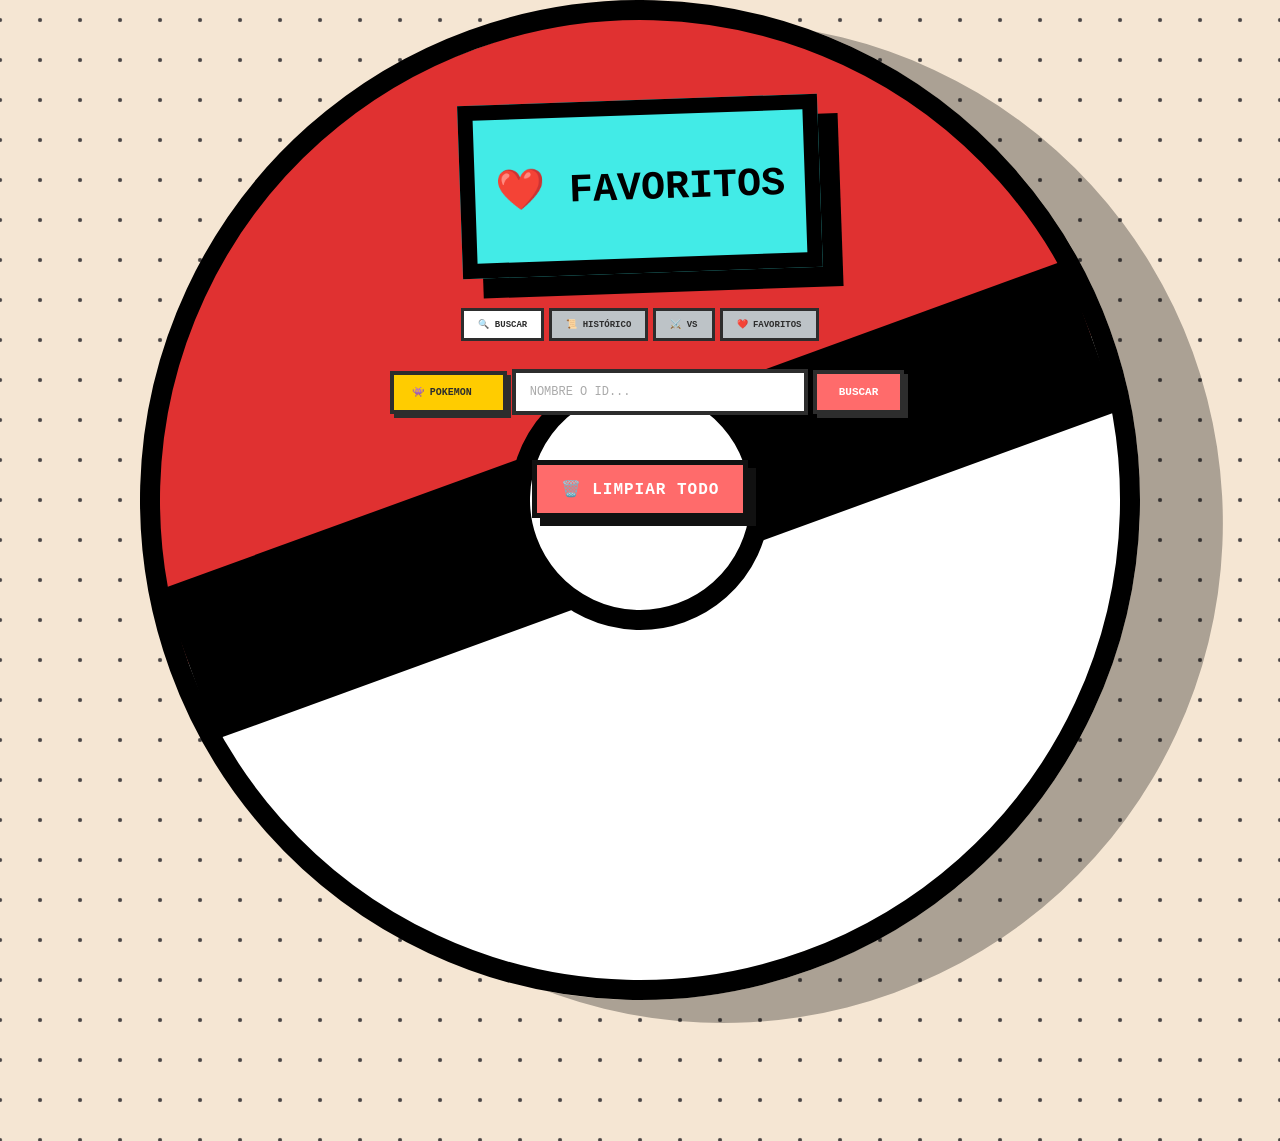
<file: favoritos.html>
<!DOCTYPE html>
<html lang="en">
<head>
    <meta charset="UTF-8">
    <meta name="viewport" content="width=device-width, initial-scale=1.0">
    <title>Pokemón</title>
    <link rel="icon" type="image/svg+xml" href="assets/favicon.svg">
    <link rel="stylesheet" href="shared.css">
</head>
<body>
    <div class="pokeball"></div>
    <div class="title-container">
        <h1 class="title">❤️ FAVORITOS</h1>
    </div>
  <div class="controls">
   <nav class="nav-buttons">
    <a class="linkp" href="index.html">
        <button class="nav-btn buscar-nav" >🔍 BUSCAR</button>
        </a>
        <a class="linkp" href="historico.html">
    <button class="nav-btn historico" >📜 HISTÓRICO</button>
    </a>
    <a class="linkp" href="vs.html">
    <button class="nav-btn vs">⚔️ VS</button>
    </a>
    
    <button class="nav-btn favoritos">❤️ FAVORITOS</button>
    
  </nav>
  <div class="search-row">
    <select class="search-type">
      <option value="">👾 POKÉMON</option>
      <option value="Habilidad">⚡ HABILIDAD</option>
    </select>

    <input class="search-input" type="text" placeholder="NOMBRE O ID...">

    <button class="search-button">BUSCAR</button>
  </div>
  
</div>
<div class="pokedex-card" id="resultCard" hidden>
  <!-- top badges -->
  <div class="pokedex-top">
    <span class="badge badge-black">POKEMON_DATA</span>
    <span class="badge badge-cyan">🌐 DESDE API</span>
  </div>

  <!-- sprite frame -->
  <div class="sprite-frame">
    <img id="pokeImg" alt="pokemon sprite" />
  </div>

  <!-- title -->
  <div class="poke-title">
    <span id="pokeNumber">#1</span>
    <span id="pokeName">BULBASAUR</span>
  </div>

  <hr class="pokedex-divider" />

  <!-- types -->
  <div class="section">
    <div class="types-row" id="pokeTypes">
      <!-- <span class="type-chip">GRASS</span> -->
    </div>
  </div>

  <!-- abilities -->
  <div class="section">
    <div class="section-label">HABILIDADES</div>
    <div class="abilities-row" id="pokeAbilities">
      <!-- <span class="ability-chip ability-green">Overgrow</span> -->
    </div>
  </div>

  <!-- stats -->
  <div class="section stats">
    <div class="stat-row">
      <div class="stat-name">HP:</div>
      <div class="bar"><div class="fill" id="bar-hp"></div></div>
    </div>
    <div class="stat-row">
      <div class="stat-name">ATTACK:</div>
      <div class="bar"><div class="fill" id="bar-attack"></div></div>
    </div>
    <div class="stat-row">
      <div class="stat-name">DEFENSE:</div>
      <div class="bar"><div class="fill" id="bar-defense"></div></div>
    </div>
    <div class="stat-row">
      <div class="stat-name">SPECIAL-ATTACK:</div>
      <div class="bar"><div class="fill" id="bar-spa"></div></div>
    </div>
    <div class="stat-row">
      <div class="stat-name">SPECIAL-DEFENSE:</div>
      <div class="bar"><div class="fill" id="bar-spd"></div></div>
    </div>
    <div class="stat-row">
      <div class="stat-name">SPEED:</div>
      <div class="bar"><div class="fill" id="bar-speed"></div></div>
    </div>
  </div>
<div class="section">
  <div class="section-label">EVOLUCIONES</div>
  <div class="evo-chain" id="evoChain"></div>
</div>

  <!-- fav button -->
  <button class="fav-btn" id="favBtn" type="button">❤️</button>
</div>

<div class="result-error" id="resultError" hidden></div>

<!-- Vista de Favoritos -->
<div class="favorites-container" id="favoritesContainer" hidden>
  <div class="favorites-list" id="favoritesList">
    <!-- Las tarjetas de favoritos se generarán aquí dinámicamente -->
  </div>
  <button class="clear-all-btn" id="clearAllBtn">
    🗑️ LIMPIAR TODO
  </button>
</div>

    <script src="script.js"></script>
</body>
</html>
</file>
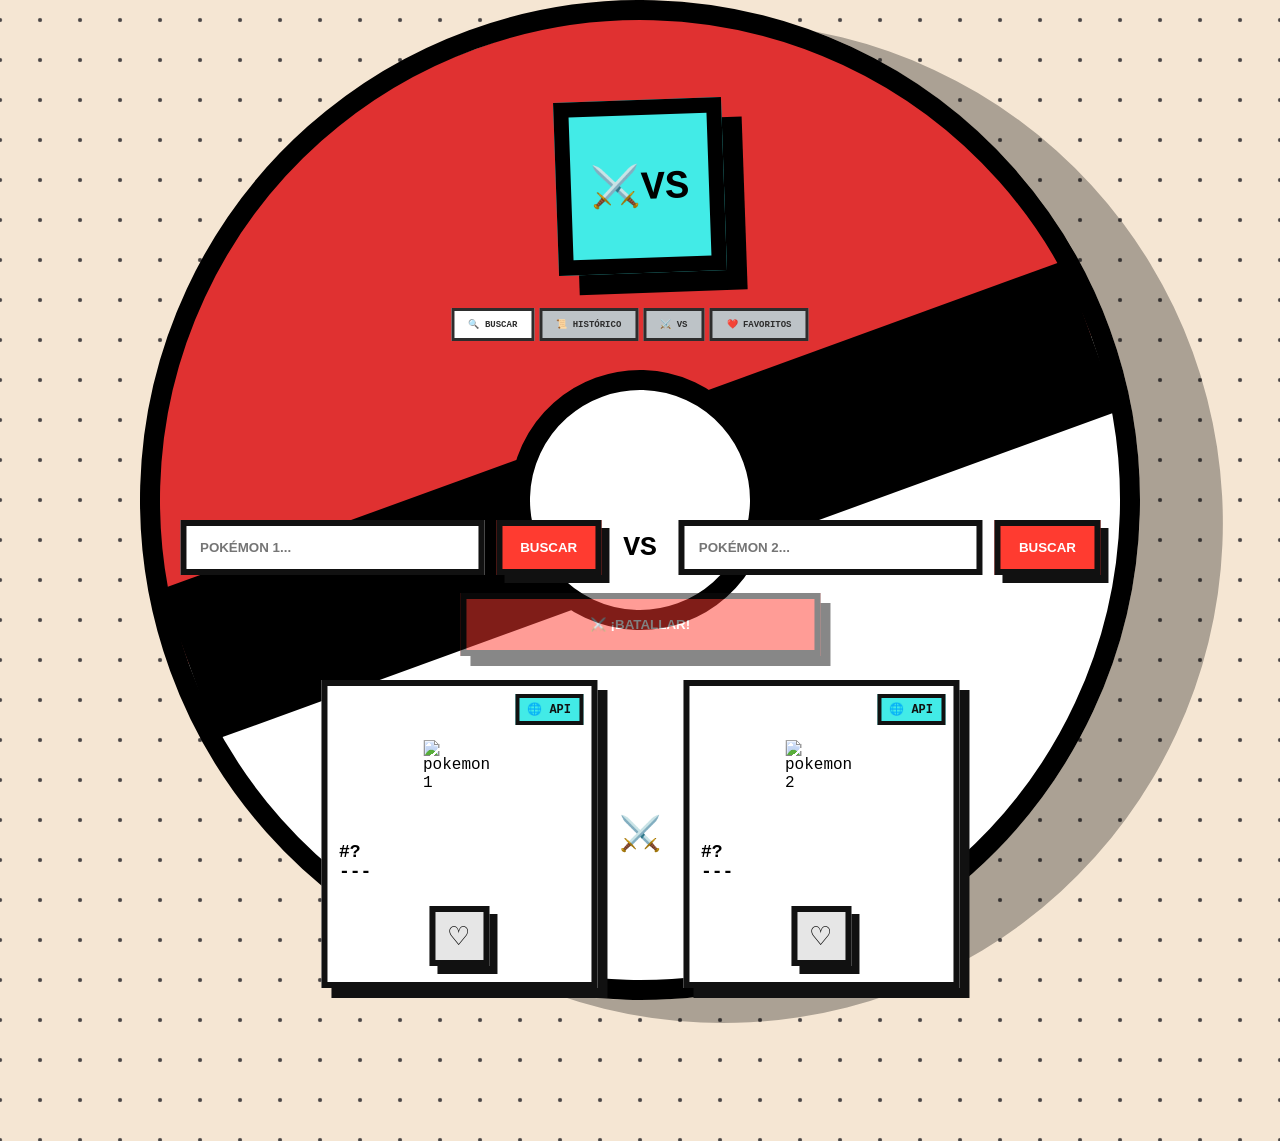
<file: vs.html>
<!DOCTYPE html>
<html lang="en">
<head>
    <meta charset="UTF-8">
    <meta name="viewport" content="width=device-width, initial-scale=1.0">
     <link rel="icon" type="image/svg+xml" href="assets/favicon.svg">
    <link rel="stylesheet" href="shared.css">
    <title>Pokémon</title>
</head>
<body>
    <div class="pokeball"></div>
    <div class="title-container">
        <h1 class="title">⚔️VS</h1>
    </div>
  <div class="controls">
  <nav class="nav-buttons">
    <a class="linkp" href="index.html">
        <button class="nav-btn buscar-nav" >🔍 BUSCAR</button>
        </a>
        <a class="linkp" href="historico.html">
    <button class="nav-btn historico" >📜 HISTÓRICO</button>
    </a>
    <a class="linkp" href="vs.html">
    <button class="nav-btn vs">⚔️ VS</button>
    </a>
    <a class="linkp" href="favoritos.html">
    <button class="nav-btn favoritos">❤️ FAVORITOS</button>
    </a>
  </nav>

    <div>
       <div class="vs-ui">

  <div class="vs-row">
    <input id="vsInput1" class="vs-input" placeholder="POKÉMON 1..." />
    <button id="vsBtn1" class="vs-small-btn" type="button">BUSCAR</button>

    <div class="vs-mid">VS</div>

    <input id="vsInput2" class="vs-input" placeholder="POKÉMON 2..." />
    <button id="vsBtn2" class="vs-small-btn" type="button">BUSCAR</button>
  </div>

  <button id="battleBtn" class="vs-battle-btn" type="button" disabled>⚔️ ¡BATALLAR!</button>

  <div class="vs-cards">
    <!-- Card 1 -->
    <div class="mini-card" id="miniCard1">
      <div class="mini-badge" id="badge1">🌐 API</div>

      <div class="mini-sprite">
        <img id="img1" alt="pokemon 1" />
      </div>

      <div class="mini-title">
        <div class="mini-id" id="id1">#?</div>
        <div class="mini-name" id="name1">---</div>
      </div>

      <div class="mini-types" id="types1"></div>

      <button class="mini-fav" id="fav1">♡</button>
    </div>

    <div class="vs-swords">⚔️</div>

    <!-- Card 2 -->
    <div class="mini-card" id="miniCard2">
      <div class="mini-badge" id="badge2">🌐 API</div>

      <div class="mini-sprite">
        <img id="img2" alt="pokemon 2" />
      </div>

      <div class="mini-title">
        <div class="mini-id" id="id2">#?</div>
        <div class="mini-name" id="name2">---</div>
      </div>

      <div class="mini-types" id="types2"></div>

      <button class="mini-fav" id="fav2">♡</button>
    </div>
  </div>

  <div class="vs-result" id="vsResult"></div>
</div>

<script src="vs.js"></script>
 
    </div>
</body>
</html>
</file>
<file: shared.css>
body {
    font-family: 'Courier new', monospace;
    width: 100%;
    min-height: 100vh;
    margin: 0;
    padding: 0;
    display: flex;
    justify-content: center;
    align-items: center;
    position: relative;

        /* Background */
    background-color: #f5e6d3; 
    background-image: url(./assets/patterns/grey-dot.png); /*imagen patron de fondo*/
    background-size: 40px 40px; 
    background-position: center; 
    background-repeat: repeat; 
}

.pokeball {
    width: 1000px;
    height: 1000px;
    min-width: 100px;
    min-height: 100px;
    border-radius: 50%;
    position: relative;
    background: linear-gradient(to bottom,#e03131 50%,white 50%);
    border: 20px solid black; 
    box-shadow: 70px 50px 0 rgba(0, 0, 0, 0.3);
    transform: rotate(-20deg);
    transform-origin: center center;
    z-index: 1;
    aspect-ratio: 1 / 1;
    flex-shrink: 0;
    box-sizing: border-box;
}


.pokeball::before {
    content: "";
    position: absolute;
    top: 50%;
    left: 0%;
    transform: translateY(-50%);
    width: 100%;
    height: 160px;
    background: black;
}


.pokeball::after {
    content: "";
    position: absolute;
    top: 50%;
    left: 50%;
    transform: translate(-50%, -50%);
    width: 220px;
    height: 220px;
    background: white;
    border-radius: 50%;
    border: 20px solid black;
}


/* Title Style */
.title-container {
    font-size: 20px;
    text-transform: uppercase;
    background-color: #42EBE7;
    padding: 20px 20px;
    border-radius: 0px;
    border: 15px solid #000;
    box-shadow: 20px 20px 0 rgba(0, 0, 0);
    position: absolute;
    top: 10%;
    left: 50%;
    z-index: 10;
    transform: translateX(-50%) rotate(-2deg);
}

.title {
    
}

.controls {
    position: absolute;
    top: 30%;
    left: 50%;
    transform: translateX(-50%);
    z-index: 10;
    display: flex;
    justify-content: center;
    align-items: center;
    gap: 20px;
    flex-wrap: wrap;
}

/* ===== NAV TABS (igual al #1) ===== */
.nav-buttons{
  display: flex;
  gap: 5px;
  padding: 8px;
}

/* Botón tab */
.nav-btn{
  background: #bdc3c7;
  border: 3px solid #2d2d2d;
  padding: 8px 14px;
  font-size: 9px;
  font-weight: bold;
  cursor: pointer;
  display: flex;
  align-items: center;
  gap: 5px;
  text-transform: uppercase;
  font-family: 'Courier New', monospace;
  color: #2d2d2d;
  transition: all 0.1s;
  box-shadow: none; /* para que sea como #1 (tabs sin sombra fuerte) */
}

.nav-btn:hover{ transform: translate(2px, 2px); }
.nav-btn:active{ transform: translate(3px, 3px); }

.nav-btn.buscar-nav{ background:#fff; } /* si quieres marcar activo */

/* ===== SEARCH ROW (select + input + botón) ===== */
.search-row{
  display: flex;
  gap: 5px;
  margin-left: 14px; /* espacio entre tabs y buscador */
  align-items: center;
}

/* Select como "search-type" del #1 */
.search-type{
  background: #ffcc00;
  border: 4px solid #2d2d2d;
  padding: 12px 18px;
  font-size: 10px;
  font-weight: bold;
  cursor: pointer;
  text-transform: uppercase;
  font-family: 'Courier New', monospace;
  color: #2d2d2d;
  white-space: nowrap;
  box-shadow: 4px 4px 0px #2d2d2d;
  transition: all 0.1s;
  appearance: none;
}

.search-type:hover{
  transform: translate(2px, 2px);
  box-shadow: 2px 2px 0px #2d2d2d;
}
.search-type:active{
  transform: translate(4px, 4px);
  box-shadow: none;
}
 .linkp{
    color: #000000;
text-decoration: none;
}
/* Input como #1 */
.search-input{
  width: 260px;   /* ajusta si quieres */
  padding: 12px 14px;
  border: 4px solid #2d2d2d;
  font-size: 12px;
  font-family: 'Courier New', monospace;
  background: #fff;
  color: #2d2d2d;
  transition: all 0.2s;
}

.search-input::placeholder{ color:#aaa; }

.search-input:focus{
  outline: none;
  background: #fafafa;
  transform: translate(2px, 2px);
}

/* Botón buscar como #1 */
.search-button{
  background: #ff6b6b;
  border: 4px solid #2d2d2d;
  padding: 12px 22px;
  font-size: 11px;
  font-weight: bold;
  color: #fff;
  cursor: pointer;
  text-transform: uppercase;
  font-family: 'Courier New', monospace;
  box-shadow: 4px 4px 0px #2d2d2d;
  transition: all 0.1s;
}

.search-button:hover{
  transform: translate(2px, 2px);
  box-shadow: 2px 2px 0px #2d2d2d;
}
.search-button:active{
  transform: translate(4px, 4px);
  box-shadow: none;
}
.result-container{
  position:absolute;
  top: 235px;
  left:50%;
  transform: translateX(-50%);
  width: 85%;
  max-width: 500px;
  z-index: 8;
}

.result-card{
  display:flex;
  gap: 14px;
  align-items:center;
  background:#fff;
  border: 5px solid #2d2d2d;
  box-shadow: 6px 6px 0px #2d2d2d;
  padding: 14px;
}

.result-left img{
  width: 120px;
  height: 120px;
  image-rendering: pixelated;
}

.result-title{
  display:flex;
  align-items: baseline;
  gap: 10px;
  font-weight: bold;
  text-transform: uppercase;
  color:#2d2d2d;
}

.result-id{
  font-size: 12px;
  background:#ffcc00;
  border: 3px solid #2d2d2d;
  padding: 4px 8px;
}

.result-types{
  display:flex;
  gap: 6px;
  flex-wrap: wrap;
  margin-top: 8px;
}

.type-badge{
  font-size: 10px;
  font-weight: bold;
  text-transform: uppercase;
  border: 3px solid #2d2d2d;
  padding: 4px 8px;
  background:#bdc3c7;
}

.result-meta{
  margin-top: 8px;
  font-size: 12px;
  color:#2d2d2d;
}

.result-error{
  background:#ff6b6b;
  color:#fff;
  border: 5px solid #2d2d2d;
  box-shadow: 6px 6px 0px #2d2d2d;
  padding: 12px 14px;
  font-weight:bold;
  text-transform: uppercase;
}
/* ===== Pokédex Card (como la imagen) ===== */
/* ===== Pokédex Card (como la imagen) ===== */
.pokedex-card{
  margin-top: 280px;
  width: fit-content;
  max-width: 92vw;
  background: #fff;
  border: 6px solid #111;
  box-shadow: 12px 12px 0 #111;
  padding: 18px;
  position: absolute;         /* si la estás mostrando sobre la pokeball */
  top: 235px;                 /* ajusta según tu layout */
  left: 50%;
  transform: translateX(-50%);
  z-index: 9;
  font-family: 'Courier New', monospace;
}

/* top badges */
.pokedex-top{
  display:flex;
  justify-content: space-between;
  align-items:center;
  margin-bottom: 14px;
}
.badge{
  border: 4px solid #111;
  padding: 8px 12px;
  font-weight: 800;
  text-transform: uppercase;
  letter-spacing: 1px;
  box-shadow: 6px 6px 0 #111;
  font-size: 12px;
}
.badge-black{ background:#111; color:#fff; }
.badge-cyan{ background:#42EBE7; color:#111; }

/* sprite frame */
.sprite-frame{
  width: 360px;
  max-width: 80%;
  aspect-ratio: 1 / 1;
  margin: 0 auto 18px auto;
  border: 6px solid #111;
  background:
    repeating-linear-gradient(
      135deg,
      #f2f2f2 0px, #f2f2f2 14px,
      #e9e9e9 14px, #e9e9e9 28px
    );
  display:flex;
  align-items:center;
  justify-content:center;
}
.sprite-frame img{
  width: 55%;
  height: 55%;
  object-fit: contain;
  image-rendering: pixelated;
}

/* title */
.poke-title{
  display:flex;
  gap: 18px;
  align-items: baseline;
  font-weight: 900;
  text-transform: uppercase;
  color:#111;
  font-size: 46px;
  line-height: 1;
  margin: 0 0 12px 0;
}
.poke-title #pokeNumber{
  font-size: 46px;
}
.pokedex-divider{
  border: none;
  height: 4px;
  background: #111;
  margin: 10px 0 16px 0;
}

/* sections */
.section{ margin-bottom: 14px; }
.section-label{
  font-weight: 900;
  text-transform: uppercase;
  margin-bottom: 10px;
  font-size: 18px;
}

/* types row */
.types-row{
  display:flex;
  gap: 12px;
  flex-wrap: wrap;
}
.type-chip{
  background:#111;
  color:#fff;
  border: 4px solid #111;
  padding: 10px 18px;
  font-weight: 900;
  text-transform: uppercase;
  box-shadow: 6px 6px 0 #111;
}

/* abilities */
.abilities-row{
  display:flex;
  gap: 12px;
  flex-wrap: wrap;
}
.ability-chip{
  border: 4px solid #111;
  padding: 10px 18px;
  font-weight: 900;
  box-shadow: 6px 6px 0 #111;
}
.ability-green{ background:#67e26b; }
.ability-yellow{ background:#f4d35e; font-style: italic; }

/* stats bars */
.stats{ margin-top: 6px; }
.stat-row{
  display:grid;
  grid-template-columns: 220px 1fr;
  gap: 14px;
  align-items:center;
  margin: 10px 0;
}
.stat-name{
  font-weight: 900;
  text-transform: uppercase;
  font-size: 16px;
}
.bar{
  height: 20px;
  border: 4px solid #111;
  background:#fff;
  position: relative;
}
.fill{
  height: 100%;
  width: 40%;
  background: #42EBE7;
}

/* fav button */
.fav-btn{
  display:block;
  width: 90px;
  height: 90px;
  margin: 18px auto 0 auto;
  border: 6px solid #111;
  background: #f6b3c2;
  box-shadow: 10px 10px 0 #111;
  font-size: 36px;
  cursor:pointer;
  transition: all 0.1s;
}
.fav-btn:hover{
  transform: translate(2px,2px);
  box-shadow: 8px 8px 0 #111;
}
.fav-btn:active{
  transform: translate(6px,6px);
  box-shadow: 4px 4px 0 #111;
}

/* error (si ya tienes uno, puedes ignorar) */
.result-error{
  width: 560px;
  max-width: 92vw;
  background:#ff6b6b;
  color:#fff;
  border: 6px solid #111;
  box-shadow: 12px 12px 0 #111;
  padding: 14px 16px;
  font-weight: 900;
  text-transform: uppercase;
  position: absolute;
  top: 235px;
  left:50%;
  transform: translateX(-50%);
  z-index: 10;
}

.evo-chain{
  display:flex;
  align-items:center;
  gap: 12px;
}

.evo-card{
  border: 4px solid #111;
  background:#fff;
  box-shadow: 6px 6px 0 #111;
  padding: 10px 12px;
  min-width: 140px;
  cursor:pointer;
  transition: all 0.1s;
  text-align:center;
}

.evo-card:hover{
  transform: translate(2px,2px);
  box-shadow: 4px 4px 0 #111;
}

.evo-sprite{
  width: 72px;
  height: 72px;
  image-rendering: pixelated;
  object-fit: contain;
}

.evo-name{
  font-weight: 900;
  text-transform: uppercase;
  margin-top: 6px;
  color:#111;
}

.evo-cond{
  margin-top: 6px;
  font-size: 11px;
  font-weight: 700;
  border: 3px solid #111;
  background:#f4d35e;
  padding: 6px 8px;
}

.evo-arrow{
  font-weight: 900;
  border: 4px solid #111;
  background:#42EBE7;
  padding: 8px 10px;
  box-shadow: 6px 6px 0 #111;
}
.history-panel{
  width: 720px;
  max-width: 92vw;
  margin: 0 auto;
}

.history-list{
  display:flex;
  flex-direction: column;
  gap: 18px;
}

.history-item{
  display:grid;
  grid-template-columns: 110px 1fr 160px;
  align-items:center;
  gap: 14px;

  background:#fff;
  border: 6px solid #111;
  box-shadow: 10px 10px 0 #111;
  padding: 16px;
}

.history-sprite{
  width: 80px;
  height: 80px;
  border: 4px solid #111;
  background: #f4f4f4;
  display:flex;
  align-items:center;
  justify-content:center;
}

.history-sprite img{
  width: 60px;
  height: 60px;
  image-rendering: pixelated;
  object-fit: contain;
}

.history-main{
  display:flex;
  flex-direction: column;
  gap: 10px;
}

.history-title{
  font-weight: 900;
  text-transform: uppercase;
  font-size: 22px;
  color:#111;
  display:flex;
  gap: 10px;
  align-items: baseline;
}

.history-types{
  display:flex;
  gap: 8px;
  flex-wrap: wrap;
}

.type-pill{
  background:#111;
  color:#fff;
  border: 4px solid #111;
  padding: 6px 10px;
  font-weight: 900;
  text-transform: uppercase;
  font-size: 12px;
}

.history-actions{
  display:flex;
  justify-content: flex-end;
  gap: 12px;
}

.action-btn{
  width: 64px;
  height: 64px;
  border: 6px solid #111;
  box-shadow: 8px 8px 0 #111;
  cursor:pointer;
  font-size: 28px;
  transition: all .1s;
}

.action-btn:hover{
  transform: translate(2px,2px);
  box-shadow: 6px 6px 0 #111;
}

.action-btn:active{
  transform: translate(6px,6px);
  box-shadow: 2px 2px 0 #111;
}

.btn-fav{
  background:#f6b3c2; /* no favorito */
}

.btn-fav.is-fav{
  background:#ff6b6b; /* favorito */
  color:#fff;
}

.btn-del{
  background:#ff3b30;
  color:#fff;
}

.clear-all{
  margin: 22px auto 0 auto;
  display:block;
  width: 320px;
  max-width: 90%;
  padding: 16px 18px;
  border: 6px solid #111;
  box-shadow: 10px 10px 0 #111;
  background:#ff3b30;
  color:#fff;
  font-weight: 900;
  text-transform: uppercase;
  cursor:pointer;
  transition: all .1s;
}

.clear-all:hover{
  transform: translate(2px,2px);
  box-shadow: 8px 8px 0 #111;
}
.clear-all:active{
  transform: translate(6px,6px);
  box-shadow: 4px 4px 0 #111;
}
.vs-ui{
  position: absolute;
  top: 220px;         /* ajusta según tu header */
  left: 50%;
  transform: translateX(-50%);
  width: 920px;
  max-width: 95vw;
  z-index: 10;
  font-family: 'Courier New', monospace;
}

.vs-row{
  display:flex;
  justify-content:center;
  align-items:center;
  gap: 12px;
}

.vs-input{
  width: 320px;
  padding: 14px 14px;
  border: 6px solid #111;
  font-weight: 900;
  text-transform: uppercase;
  outline: none;
}

.vs-small-btn{
  padding: 14px 18px;
  border: 6px solid #111;
  background: #ff3b30;
  color: #fff;
  font-weight: 900;
  cursor: pointer;
  box-shadow: 8px 8px 0 #111;
  transition: all .1s;
  text-transform: uppercase;
}

.vs-small-btn:hover{
  transform: translate(2px,2px);
  box-shadow: 6px 6px 0 #111;
}
.vs-small-btn:active{
  transform: translate(6px,6px);
  box-shadow: 2px 2px 0 #111;
}

.vs-mid{
  font-weight: 900;
  font-size: 28px;
  padding: 0 10px;
  text-transform: uppercase;
}

.vs-battle-btn{
  margin: 18px auto 0 auto;
  display:block;
  width: 360px;
  padding: 18px 20px;
  border: 6px solid #111;
  background: #ff3b30;
  color: #fff;
  font-weight: 900;
  text-transform: uppercase;
  box-shadow: 10px 10px 0 #111;
  opacity: 0.5;
  cursor: not-allowed;
  transition: all .1s;
}

.vs-battle-btn.ready{
  opacity: 1;
  cursor: pointer;
}

.vs-battle-btn.ready:hover{
  transform: translate(2px,2px);
  box-shadow: 8px 8px 0 #111;
}
.vs-battle-btn.ready:active{
  transform: translate(6px,6px);
  box-shadow: 4px 4px 0 #111;
}

.vs-cards{
  margin-top: 24px;
  display:flex;
  justify-content:center;
  align-items:center;
  gap: 22px;
}

.vs-swords{
  font-size: 34px;
  font-weight: 900;
}

/* Mini card */
.mini-card{
  width: 240px;
  background:#fff;
  border: 6px solid #111;
  box-shadow: 10px 10px 0 #111;
  padding: 12px 12px 16px 12px;
  position: relative;
}

.mini-badge{
  position: absolute;
  top: 8px;
  right: 8px;
  border: 4px solid #111;
  padding: 4px 8px;
  font-weight: 900;
  background: #42EBE7; /* API */
  color:#111;
  text-transform: uppercase;
  font-size: 12px;
}

.mini-badge.cache{
  background: #f4d35e; /* CACHE */
}

.mini-sprite{
  width: 100%;
  height: 120px;
  display:flex;
  align-items:center;
  justify-content:center;
  margin-top: 18px;
}

.mini-sprite img{
  width: 72px;
  height: 72px;
  object-fit: contain;
  image-rendering: pixelated;
}

.mini-title{
  margin-top: 6px;
}

.mini-id{
  font-weight: 900;
  font-size: 18px;
}

.mini-name{
  font-weight: 900;
  text-transform: uppercase;
  font-size: 18px;
}

.mini-types{
  margin-top: 10px;
  display:flex;
  gap: 8px;
  flex-wrap: wrap;
}

.mini-type{
  background:#111;
  color:#fff;
  border: 4px solid #111;
  padding: 4px 8px;
  font-weight: 900;
  text-transform: uppercase;
  font-size: 11px;
}

/* Fav button */
.mini-fav{
  margin: 14px auto 0 auto;
  display:block;
  width: 60px;
  height: 60px;
  border: 6px solid #111;
  background: #e6e6e6;
  box-shadow: 8px 8px 0 #111;
  cursor:pointer;
  font-size: 26px;
  transition: all .1s;
}
.mini-fav:hover{
  transform: translate(2px,2px);
  box-shadow: 6px 6px 0 #111;
}
.mini-fav:active{
  transform: translate(6px,6px);
  box-shadow: 2px 2px 0 #111;
}
.mini-fav.fav{
  background:#ff6b6b;
  color:#fff;
}

.vs-result{
  margin-top: 18px;
  text-align:center;
  font-weight: 900;
  font-size: 22px;
  text-transform: uppercase;
}
.favorites-container {
  position: absolute;
  /* posicionar dinámicamente por debajo del título y la barra de búsqueda */
  top: calc(30% + 140px);
  left: 50%;
  transform: translateX(-50%);
  width: 85%;
  max-width: 600px;
  z-index: 9;
  display: flex;
  flex-direction: column;
  align-items: center;
  gap: 20px;
}

.favorites-list {
  width: 100%;
  display: flex;
  flex-direction: column;
  gap: 12px;
}

.favorite-card {
  display: flex;
  align-items: center;
  gap: 14px;
  background: #fff;
  border: 5px solid #111;
  box-shadow: 6px 6px 0 #111;
  padding: 14px;
  font-family: 'Courier New', monospace;
  transition: all 0.1s;
}

.favorite-card:hover {
  transform: translate(2px, 2px);
  box-shadow: 4px 4px 0 #111;
}

.favorite-sprite {
  width: 80px;
  height: 80px;
  image-rendering: pixelated;
  flex-shrink: 0;
  object-fit: contain;
}

.favorite-info {
  flex: 1;
  display: flex;
  flex-direction: column;
  gap: 8px;
}

.favorite-name-row {
  display: flex;
  align-items: baseline;
  gap: 10px;
}

.favorite-number {
  font-size: 14px;
  font-weight: 900;
  color: #111;
}

.favorite-name {
  font-size: 18px;
  font-weight: 900;
  text-transform: uppercase;
  color: #111;
  letter-spacing: 1px;
}

.favorite-types {
  display: flex;
  gap: 6px;
  flex-wrap: wrap;
}

.favorite-type-badge {
  background: #111;
  color: #fff;
  border: 3px solid #111;
  padding: 4px 10px;
  font-size: 10px;
  font-weight: 900;
  text-transform: uppercase;
  box-shadow: 3px 3px 0 #111;
}

.favorite-delete-btn {
  width: 50px;
  height: 50px;
  background: #ff6b6b;
  border: 4px solid #111;
  box-shadow: 4px 4px 0 #111;
  cursor: pointer;
  font-size: 20px;
  display: flex;
  align-items: center;
  justify-content: center;
  transition: all 0.1s;
  flex-shrink: 0;
  font-family: 'Courier New', monospace;
}

.favorite-delete-btn:hover {
  transform: translate(2px, 2px);
  box-shadow: 2px 2px 0 #111;
}

.favorite-delete-btn:active {
  transform: translate(4px, 4px);
  box-shadow: none;
}

.clear-all-btn {
  background: #ff6b6b;
  color: #fff;
  border: 5px solid #111;
  box-shadow: 8px 8px 0 #111;
  padding: 14px 24px;
  font-size: 16px;
  font-weight: 900;
  text-transform: uppercase;
  font-family: 'Courier New', monospace;
  cursor: pointer;
  transition: all 0.1s;
  display: flex;
  align-items: center;
  gap: 8px;
  letter-spacing: 1px;
}

.clear-all-btn:hover {
  transform: translate(4px, 4px);
  box-shadow: 4px 4px 0 #111;
}

.clear-all-btn:active {
  transform: translate(6px, 6px);
  box-shadow: 2px 2px 0 #111;
}

.favorites-empty {
  background: #fff;
  border: 5px solid #111;
  box-shadow: 6px 6px 0 #111;
  padding: 40px 20px;
  text-align: center;
  font-family: 'Courier New', monospace;
  font-size: 18px;
  font-weight: 900;
  text-transform: uppercase;
  color: #111;
}
</file>
